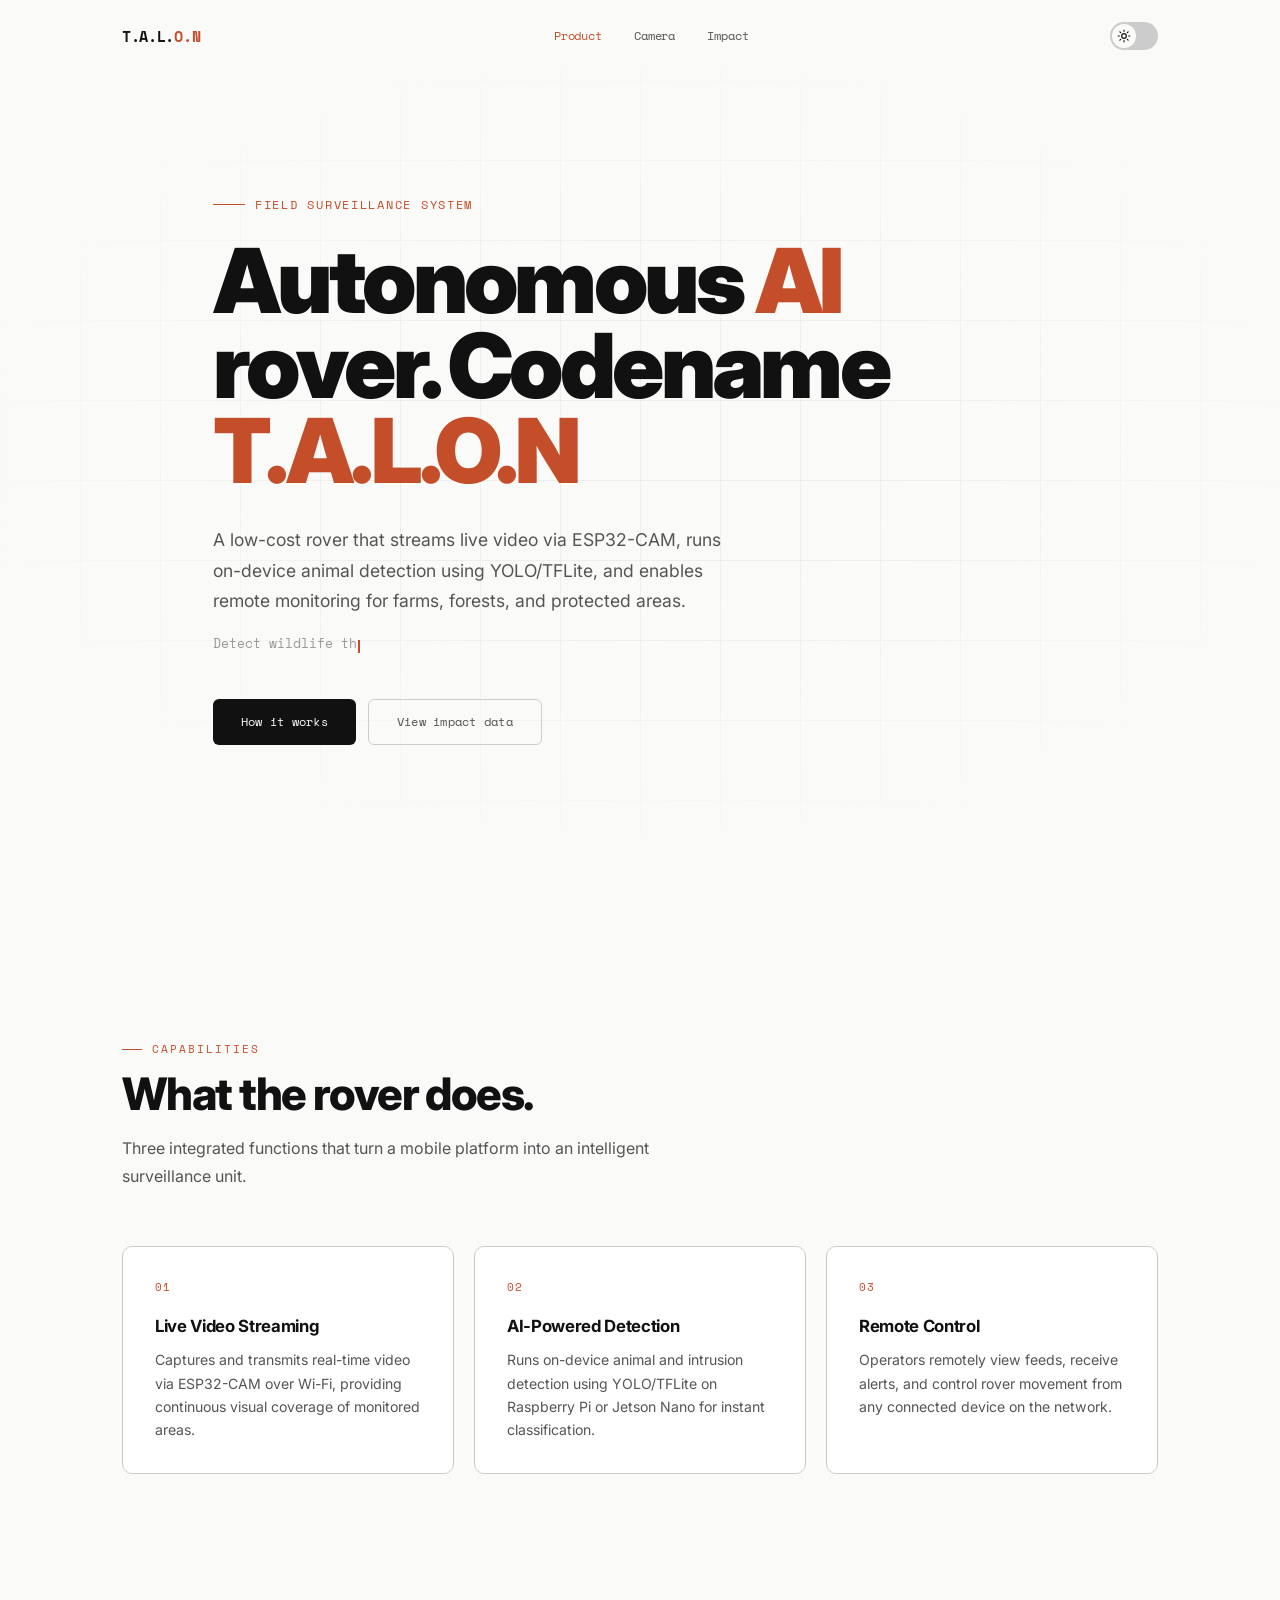
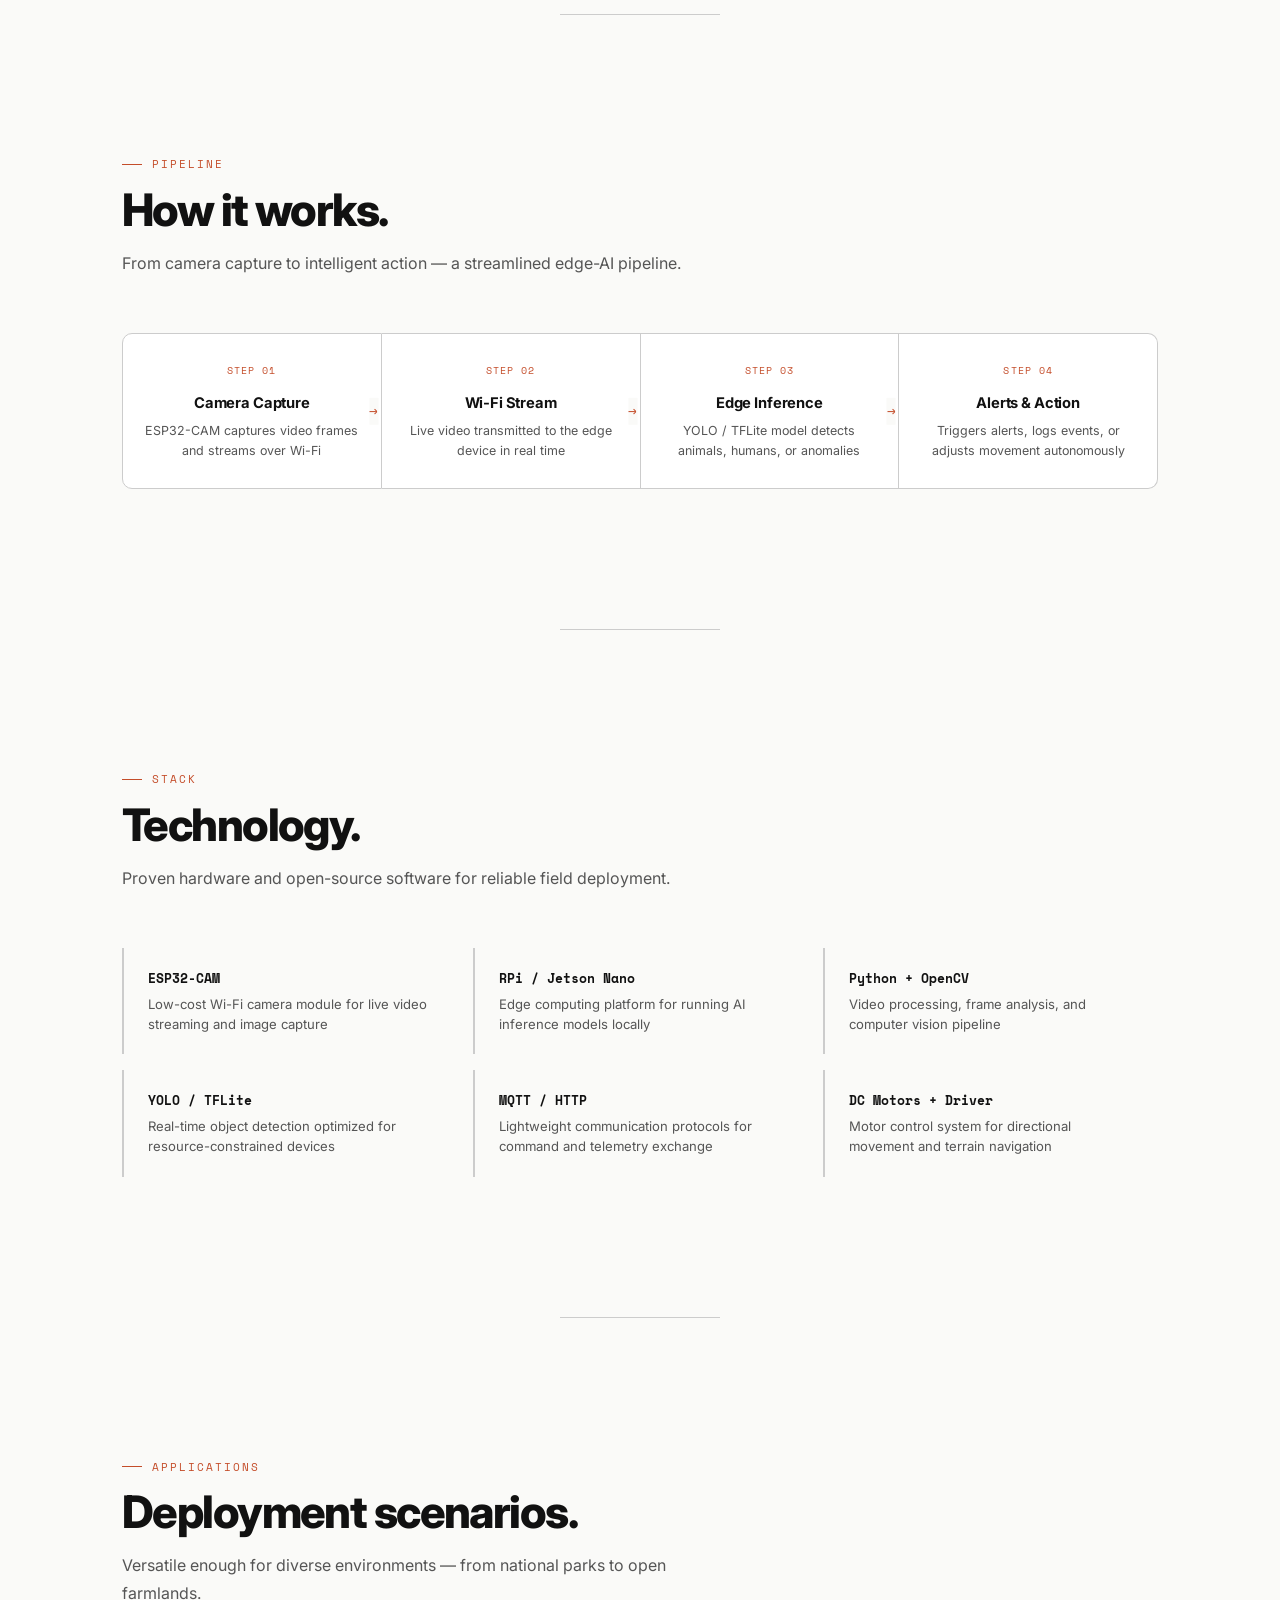
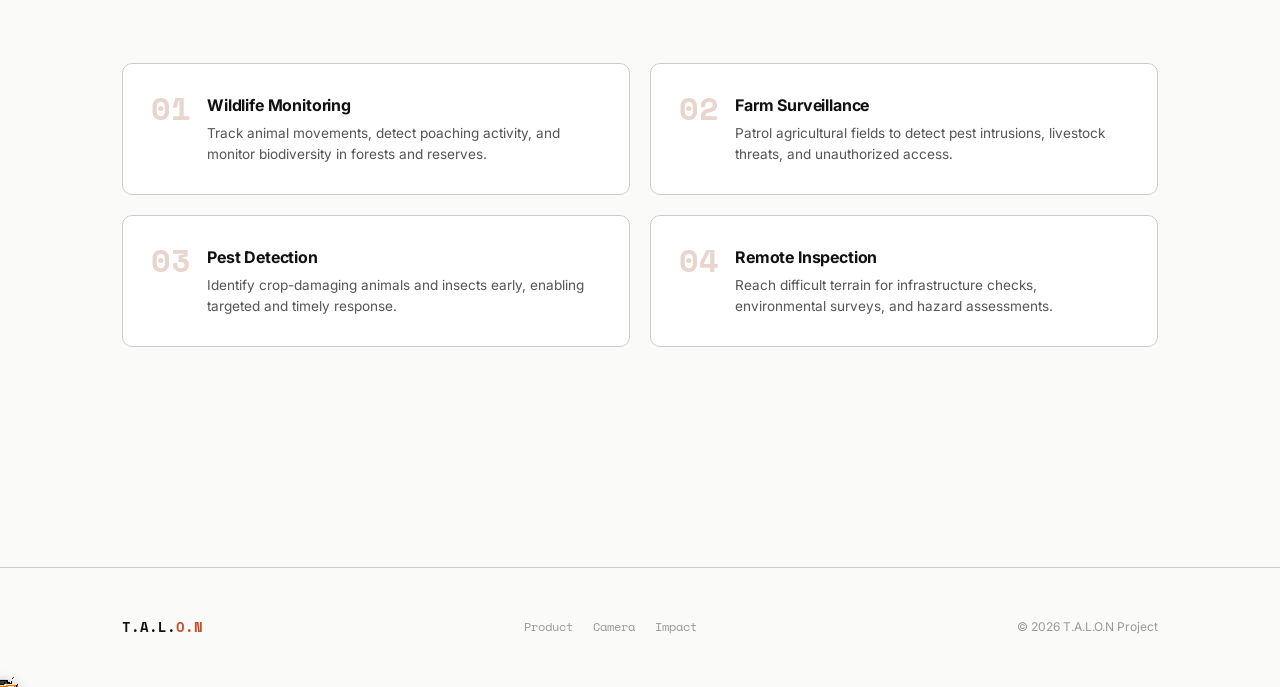
<file: Software/index.html>
<!DOCTYPE html>
    <html lang="en">

    <head>
        <meta charset="UTF-8" />
        <meta name="viewport" content="width=device-width, initial-scale=1.0" />
        <title>T.A.L.O.N — Smart Field Surveillance</title>
        <meta name="description"
            content="T.A.L.O.N — a low-cost AI rover for wildlife monitoring, agricultural surveillance, and pest detection. Edge AI, live streaming, remote control." />
        <link rel="stylesheet" href="css/style.css" />
    </head>

    <body>

        <!-- NAV -->
        <nav class="nav" id="nav">
            <div class="wrap">
                <a href="index.html" class="nav-brand">T.A.L.<span class="mark">O.N</span></a>
                <div class="nav-menu" id="navMenu">
                    <a href="index.html" class="cur">Product</a>
                    <a href="camera.html">Camera</a>
                    <a href="impact.html">Impact</a>
                </div>
                <div style="display:flex;align-items:center;gap:6px;">
                    <button class="theme-switch" aria-label="Toggle theme">
                        <div class="switch-knob">
                            <svg class="icon-sun" viewBox="0 0 24 24">
                                <circle cx="12" cy="12" r="4" />
                                <path
                                    d="M12 2v2M12 20v2M4.93 4.93l1.41 1.41M17.66 17.66l1.41 1.41M2 12h2M20 12h2M6.34 17.66l-1.41 1.41M19.07 4.93l-1.41 1.41" />
                            </svg>
                            <svg class="icon-moon" viewBox="0 0 24 24">
                                <path d="M21 12.79A9 9 0 1 1 11.21 3 7 7 0 0 0 21 12.79z" />
                            </svg>
                        </div>
                    </button>
                    <button class="burger" id="burger" aria-label="Menu">
                        <span></span><span></span><span></span>
                    </button>
                </div>
            </div>
        </nav>

        <!-- HERO -->
        <section class="hero">
            <div class="hero-grid"></div>
            <div class="wrap hero-inner">
                <div class="hero-label">Field surveillance system</div>
                <h1>Autonomous <em>AI</em> rover. Codename <em>T.A.L.O.N</em></h1>
                <p class="hero-desc">
                    A low-cost rover that streams live video via ESP32-CAM, runs on-device animal
                    detection using YOLO/TFLite, and enables remote monitoring for farms, forests,
                    and protected areas.
                </p>
                <div class="hero-typed-wrap">
                    <span class="typed-txt"></span><span class="caret"></span>
                </div>
                <div class="hero-actions">
                    <a href="#pipeline" class="btn btn-fill">How it works</a>
                    <a href="impact.html" class="btn btn-ghost">View impact data</a>
                </div>
            </div>
        </section>

        <!-- WHAT THE BOT DOES -->
        <section class="sec">
            <div class="wrap">
                <div class="rv">
                    <div class="sec-label">Capabilities</div>
                    <h2 class="sec-title">What the rover does.</h2>
                    <p class="sec-desc">Three integrated functions that turn a mobile platform into an intelligent
                        surveillance unit.</p>
                </div>

                <div class="g3 stg">
                    <div class="card rv">
                        <div class="card-num">01</div>
                        <h3>Live Video Streaming</h3>
                        <p>Captures and transmits real-time video via ESP32-CAM over Wi-Fi, providing continuous visual
                            coverage of monitored areas.</p>
                    </div>
                    <div class="card rv">
                        <div class="card-num">02</div>
                        <h3>AI-Powered Detection</h3>
                        <p>Runs on-device animal and intrusion detection using YOLO/TFLite on Raspberry Pi or Jetson Nano
                            for instant classification.</p>
                    </div>
                    <div class="card rv">
                        <div class="card-num">03</div>
                        <h3>Remote Control</h3>
                        <p>Operators remotely view feeds, receive alerts, and control rover movement from any connected
                            device on the network.</p>
                    </div>
                </div>
            </div>
        </section>

        <div class="rule"></div>

        <!-- HOW IT WORKS -->
        <section class="sec" id="pipeline">
            <div class="wrap">
                <div class="rv">
                    <div class="sec-label">Pipeline</div>
                    <h2 class="sec-title">How it works.</h2>
                    <p class="sec-desc">From camera capture to intelligent action — a streamlined edge-AI pipeline.</p>
                </div>

                <div class="pipeline rv">
                    <div class="pipe-step">
                        <div class="ps-num">STEP 01</div>
                        <h4>Camera Capture</h4>
                        <p>ESP32-CAM captures video frames and streams over Wi-Fi</p>
                    </div>
                    <div class="pipe-step">
                        <div class="ps-num">STEP 02</div>
                        <h4>Wi-Fi Stream</h4>
                        <p>Live video transmitted to the edge device in real time</p>
                    </div>
                    <div class="pipe-step">
                        <div class="ps-num">STEP 03</div>
                        <h4>Edge Inference</h4>
                        <p>YOLO / TFLite model detects animals, humans, or anomalies</p>
                    </div>
                    <div class="pipe-step">
                        <div class="ps-num">STEP 04</div>
                        <h4>Alerts &amp; Action</h4>
                        <p>Triggers alerts, logs events, or adjusts movement autonomously</p>
                    </div>
                </div>
            </div>
        </section>

        <div class="rule"></div>

        <!-- TECH STACK -->
        <section class="sec">
            <div class="wrap">
                <div class="rv">
                    <div class="sec-label">Stack</div>
                    <h2 class="sec-title">Technology.</h2>
                    <p class="sec-desc">Proven hardware and open-source software for reliable field deployment.</p>
                </div>

                <div class="tech-row stg">
                    <div class="tech-item rv">
                        <h4>ESP32-CAM</h4>
                        <p>Low-cost Wi-Fi camera module for live video streaming and image capture</p>
                    </div>
                    <div class="tech-item rv">
                        <h4>RPi / Jetson Nano</h4>
                        <p>Edge computing platform for running AI inference models locally</p>
                    </div>
                    <div class="tech-item rv">
                        <h4>Python + OpenCV</h4>
                        <p>Video processing, frame analysis, and computer vision pipeline</p>
                    </div>
                    <div class="tech-item rv">
                        <h4>YOLO / TFLite</h4>
                        <p>Real-time object detection optimized for resource-constrained devices</p>
                    </div>
                    <div class="tech-item rv">
                        <h4>MQTT / HTTP</h4>
                        <p>Lightweight communication protocols for command and telemetry exchange</p>
                    </div>
                    <div class="tech-item rv">
                        <h4>DC Motors + Driver</h4>
                        <p>Motor control system for directional movement and terrain navigation</p>
                    </div>
                </div>
            </div>
        </section>

        <div class="rule"></div>

        <!-- USE CASES -->
        <section class="sec">
            <div class="wrap">
                <div class="rv">
                    <div class="sec-label">Applications</div>
                    <h2 class="sec-title">Deployment scenarios.</h2>
                    <p class="sec-desc">Versatile enough for diverse environments — from national parks to open farmlands.
                    </p>
                </div>

                <div class="use-list stg">
                    <div class="use-item rv">
                        <div class="u-idx">01</div>
                        <div>
                            <h4>Wildlife Monitoring</h4>
                            <p>Track animal movements, detect poaching activity, and monitor biodiversity in forests and
                                reserves.</p>
                        </div>
                    </div>
                    <div class="use-item rv">
                        <div class="u-idx">02</div>
                        <div>
                            <h4>Farm Surveillance</h4>
                            <p>Patrol agricultural fields to detect pest intrusions, livestock threats, and unauthorized
                                access.</p>
                        </div>
                    </div>
                    <div class="use-item rv">
                        <div class="u-idx">03</div>
                        <div>
                            <h4>Pest Detection</h4>
                            <p>Identify crop-damaging animals and insects early, enabling targeted and timely response.</p>
                        </div>
                    </div>
                    <div class="use-item rv">
                        <div class="u-idx">04</div>
                        <div>
                            <h4>Remote Inspection</h4>
                            <p>Reach difficult terrain for infrastructure checks, environmental surveys, and hazard
                                assessments.</p>
                        </div>
                    </div>
                </div>
            </div>
        </section>

        <!-- FOOTER -->
        <footer class="foot">
            <div class="wrap">
                <div class="foot-brand">T.A.L.<span class="mark">O.N</span></div>
                <div class="foot-links">
                    <a href="index.html">Product</a>
                    <a href="camera.html">Camera</a>
                    <a href="impact.html">Impact</a>
                </div>
                <div class="foot-copy">&copy; 2026 T.A.L.O.N Project</div>
            </div>
        </footer>

        <script src="js/main.js"></script>
    </body>

    </html>
</file>
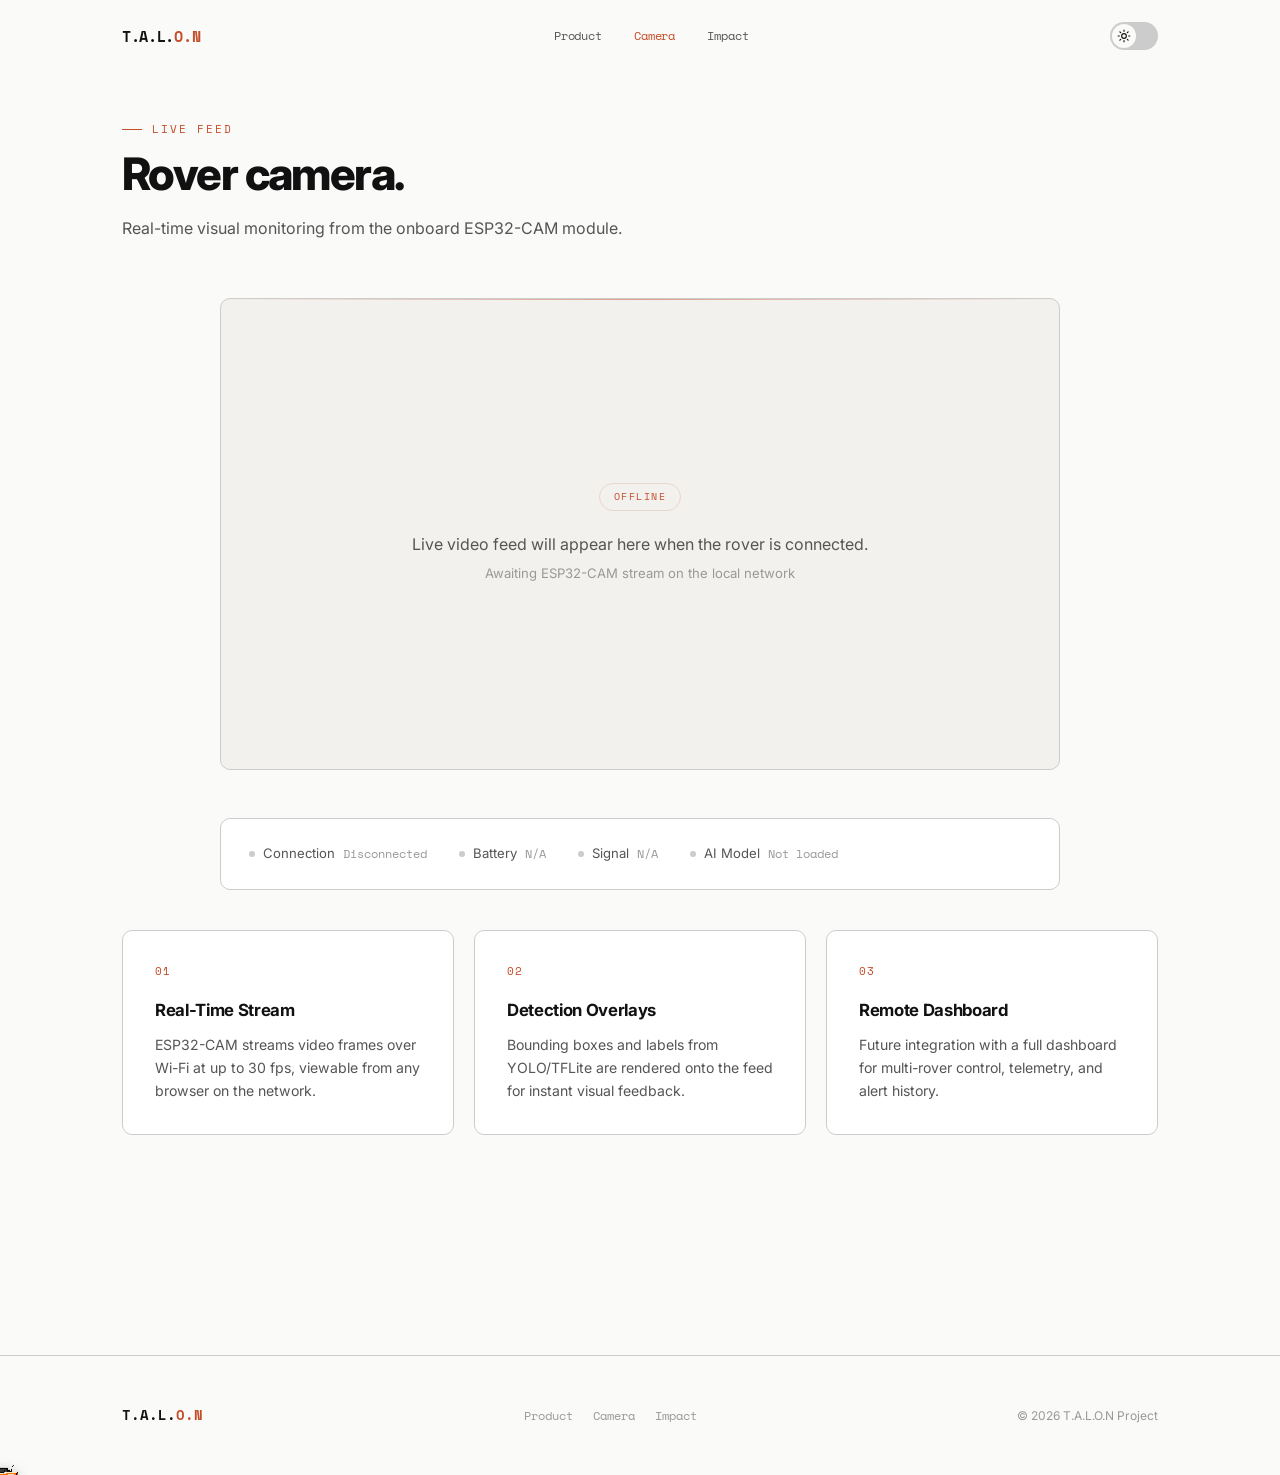
<file: Software/camera.html>
<!DOCTYPE html>
<html lang="en">

<head>
    <meta charset="UTF-8" />
    <meta name="viewport" content="width=device-width, initial-scale=1.0" />
    <title>Camera Feed — T.A.L.O.N</title>
    <meta name="description"
        content="Live rover camera feed placeholder with AI detection overlay support for real-time wildlife and intrusion monitoring." />
    <link rel="stylesheet" href="css/style.css" />
</head>

<body>

    <!-- NAV -->
    <nav class="nav pinned" id="nav">
        <div class="wrap">
            <a href="index.html" class="nav-brand">T.A.L.<span class="mark">O.N</span></a>
            <div class="nav-menu" id="navMenu">
                <a href="index.html">Product</a>
                <a href="camera.html" class="cur">Camera</a>
                <a href="impact.html">Impact</a>
            </div>
            <div style="display:flex;align-items:center;gap:6px;">
                <button class="theme-switch" aria-label="Toggle theme">
                    <div class="switch-knob">
                        <svg class="icon-sun" viewBox="0 0 24 24">
                            <circle cx="12" cy="12" r="4" />
                            <path
                                d="M12 2v2M12 20v2M4.93 4.93l1.41 1.41M17.66 17.66l1.41 1.41M2 12h2M20 12h2M6.34 17.66l-1.41 1.41M19.07 4.93l-1.41 1.41" />
                        </svg>
                        <svg class="icon-moon" viewBox="0 0 24 24">
                            <path d="M21 12.79A9 9 0 1 1 11.21 3 7 7 0 0 0 21 12.79z" />
                        </svg>
                    </div>
                </button>
                <button class="burger" id="burger" aria-label="Menu">
                    <span></span><span></span><span></span>
                </button>
            </div>
        </div>
    </nav>

    <!-- CAMERA PAGE -->
    <section class="sec cam-page">
        <div class="wrap">

            <div class="rv">
                <div class="sec-label">Live feed</div>
                <h2 class="sec-title">Rover camera.</h2>
                <p class="sec-desc">Real-time visual monitoring from the onboard ESP32-CAM module.</p>
            </div>

            <!-- placeholder -->
            <div class="cam-box rv">
                <div class="sweep"></div>
                <div class="cam-badge">OFFLINE</div>
                <div class="cam-msg">Live video feed will appear here when the rover is connected.</div>
                <div class="cam-sub">Awaiting ESP32-CAM stream on the local network</div>
            </div>

            <!-- status -->
            <div class="status-row rv">
                <div class="si">
                    <div class="dot"></div>
                    <span>Connection</span>
                    <span class="val">Disconnected</span>
                </div>
                <div class="si">
                    <div class="dot"></div>
                    <span>Battery</span>
                    <span class="val">N/A</span>
                </div>
                <div class="si">
                    <div class="dot"></div>
                    <span>Signal</span>
                    <span class="val">N/A</span>
                </div>
                <div class="si">
                    <div class="dot"></div>
                    <span>AI Model</span>
                    <span class="val">Not loaded</span>
                </div>
            </div>

            <!-- feature notes -->
            <div class="g3 stg" style="margin-top:12px;">
                <div class="card rv">
                    <div class="card-num">01</div>
                    <h3>Real-Time Stream</h3>
                    <p>ESP32-CAM streams video frames over Wi-Fi at up to 30 fps, viewable from any browser on the
                        network.</p>
                </div>
                <div class="card rv">
                    <div class="card-num">02</div>
                    <h3>Detection Overlays</h3>
                    <p>Bounding boxes and labels from YOLO/TFLite are rendered onto the feed for instant visual
                        feedback.</p>
                </div>
                <div class="card rv">
                    <div class="card-num">03</div>
                    <h3>Remote Dashboard</h3>
                    <p>Future integration with a full dashboard for multi-rover control, telemetry, and alert history.
                    </p>
                </div>
            </div>

        </div>
    </section>

    <!-- FOOTER -->
    <footer class="foot">
        <div class="wrap">
            <div class="foot-brand">T.A.L.<span class="mark">O.N</span></div>
            <div class="foot-links">
                <a href="index.html">Product</a>
                <a href="camera.html">Camera</a>
                <a href="impact.html">Impact</a>
            </div>
            <div class="foot-copy">&copy; 2026 T.A.L.O.N Project</div>
        </div>
    </footer>

    <script src="js/main.js"></script>
</body>

</html>
</file>
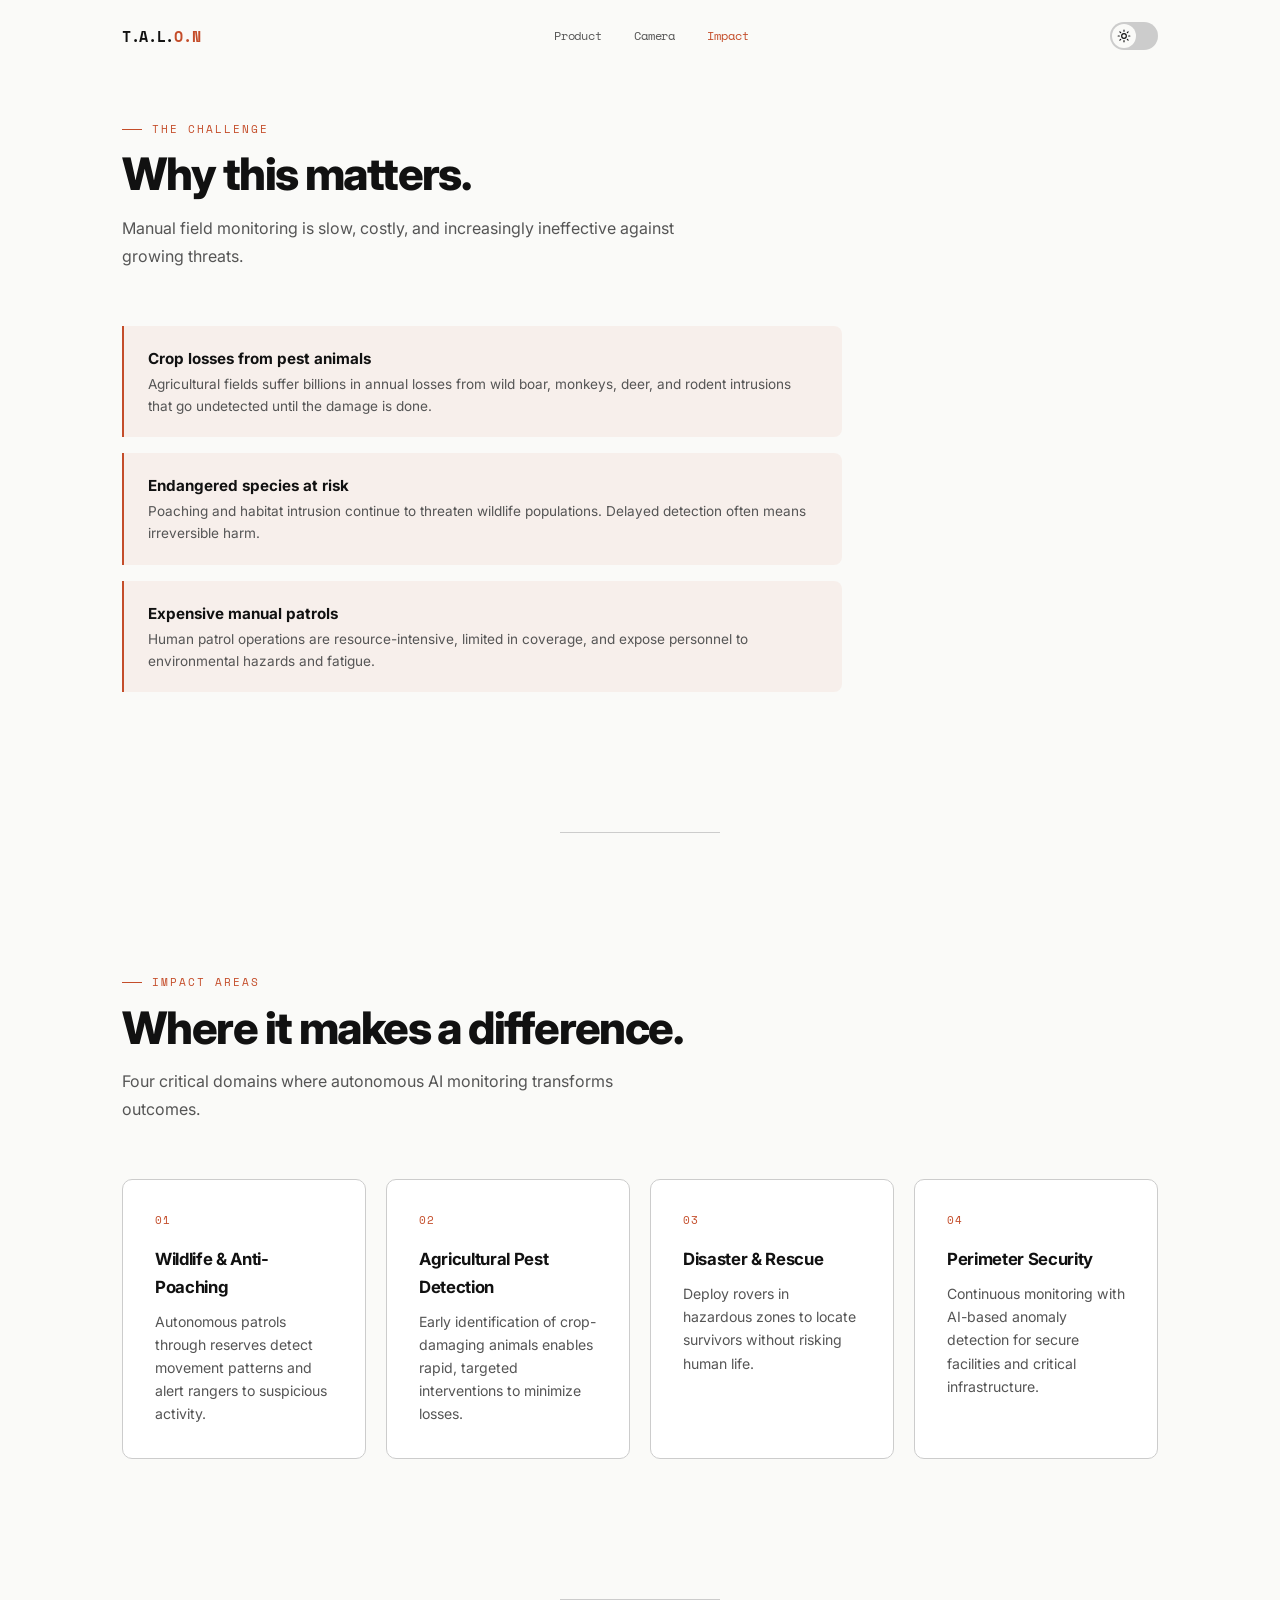
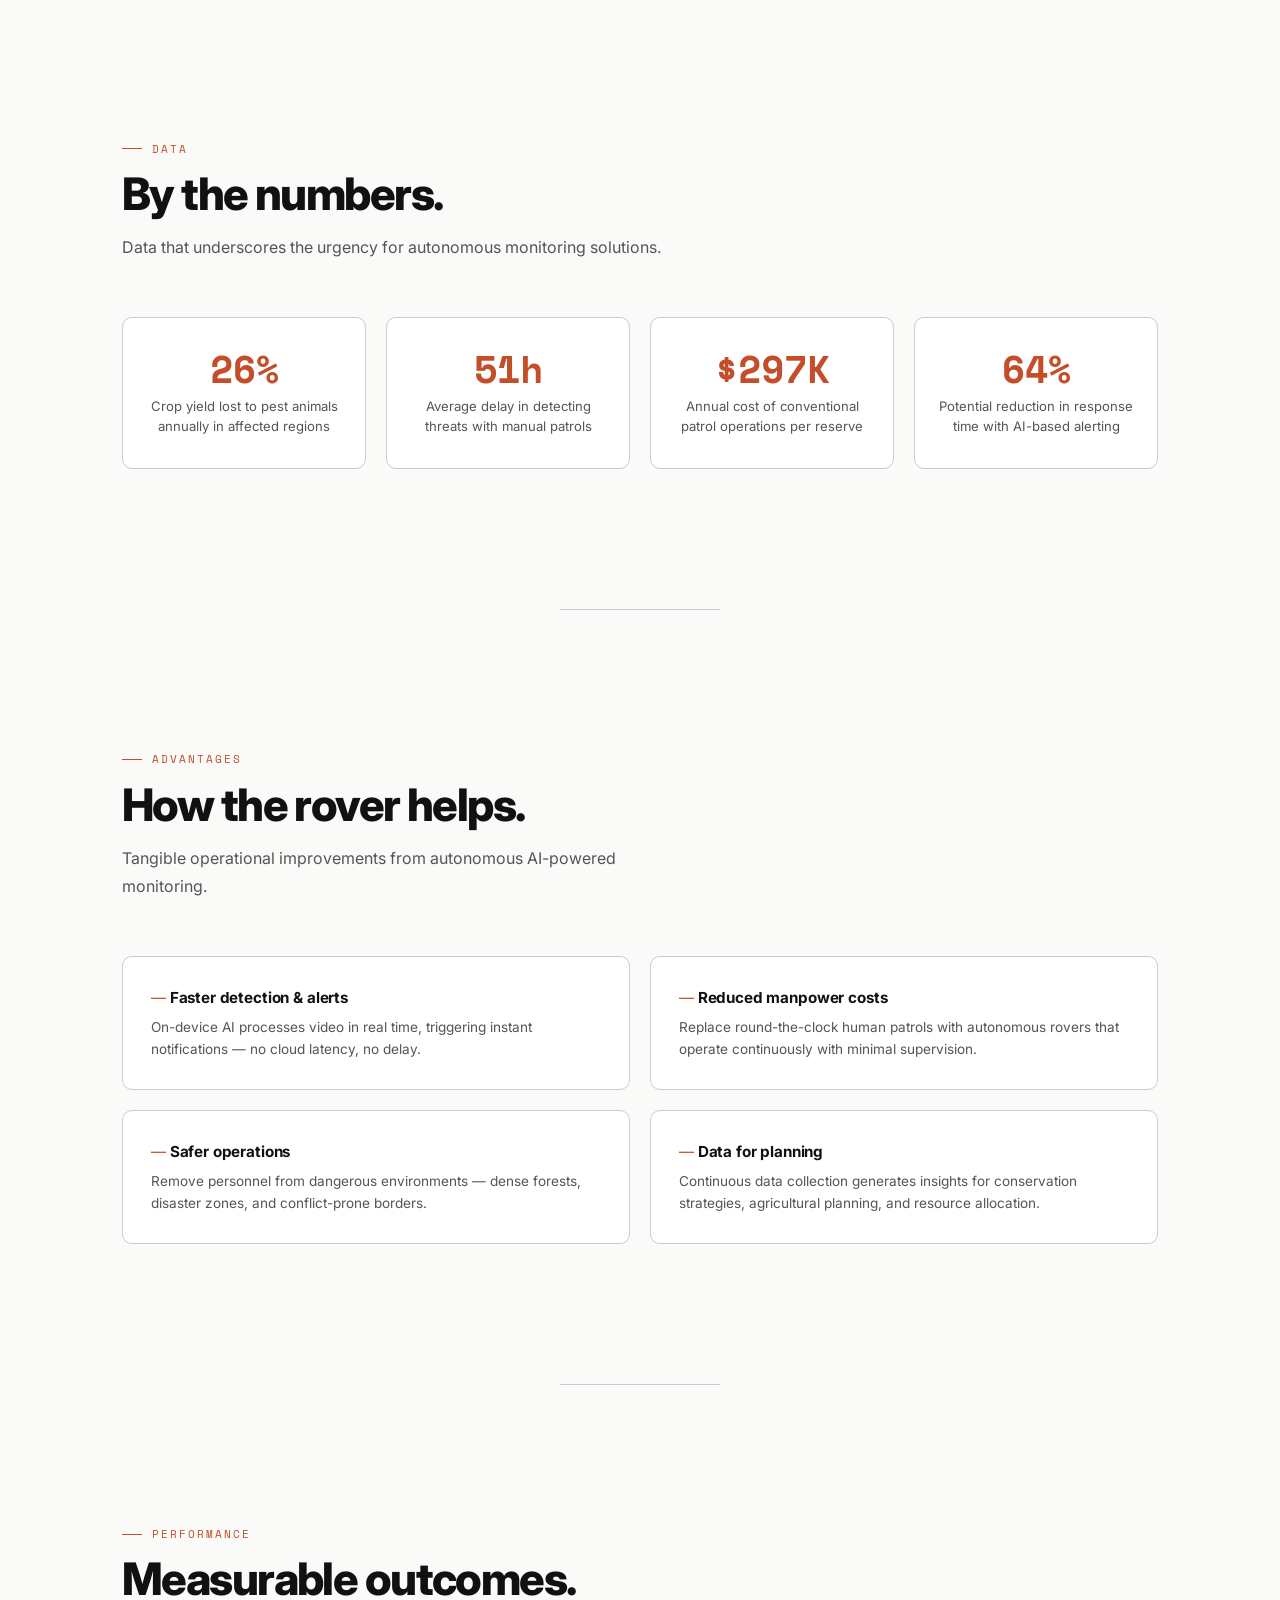
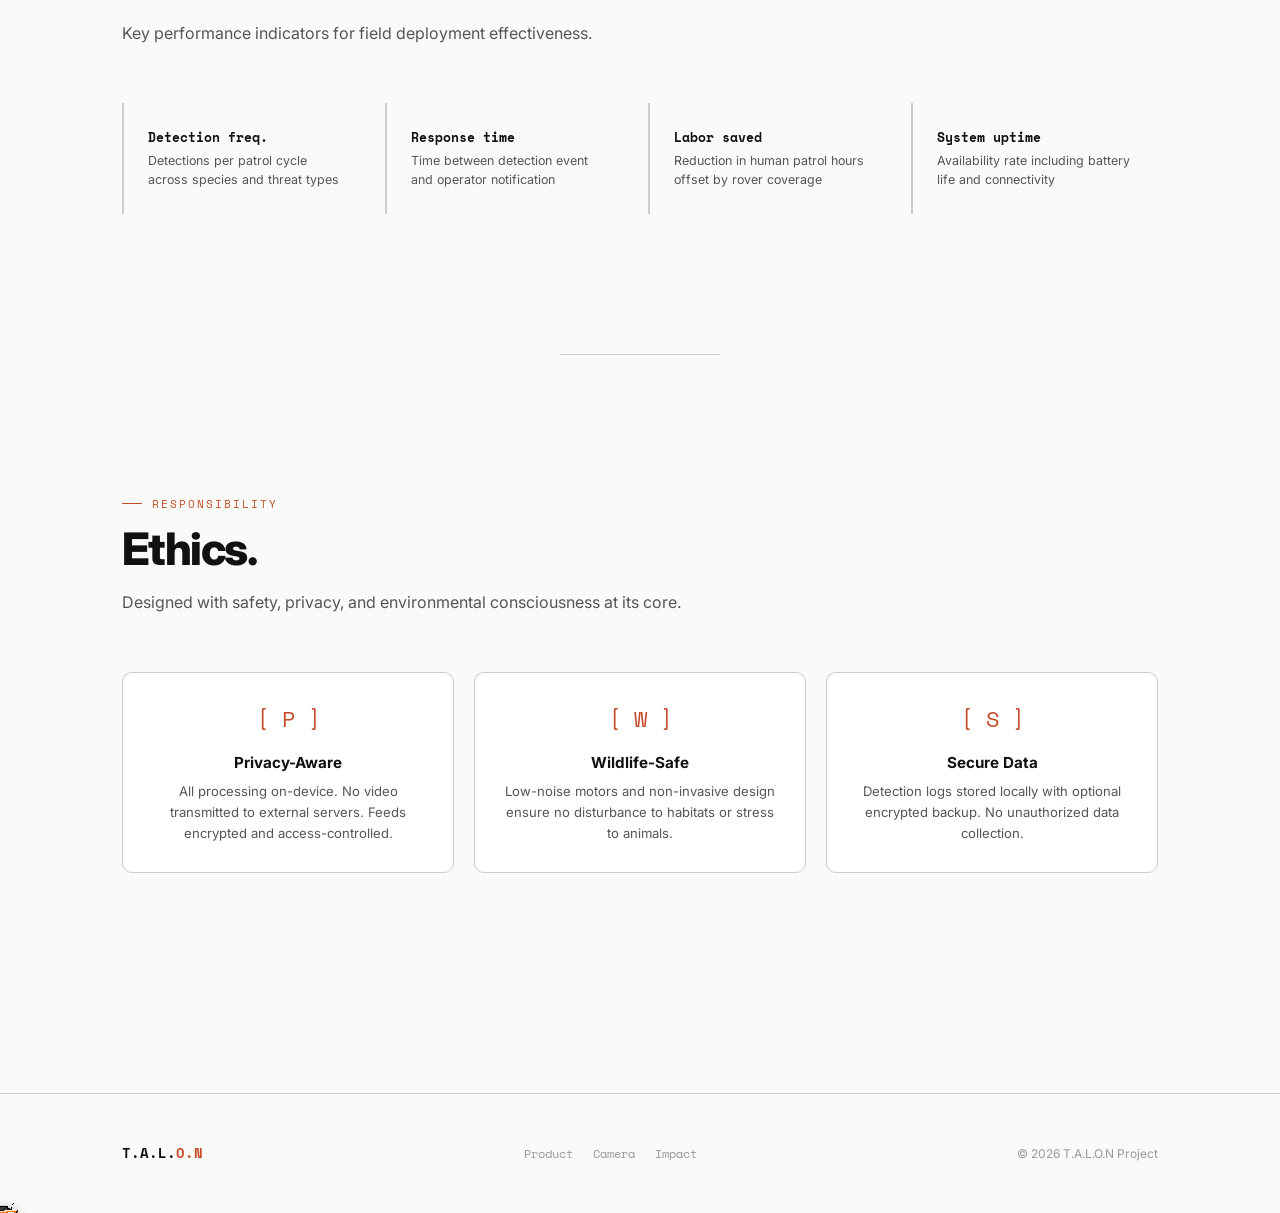
<file: Software/impact.html>
<!DOCTYPE html>
<html lang="en">

<head>
    <meta charset="UTF-8" />
    <meta name="viewport" content="width=device-width, initial-scale=1.0" />
    <title>Impact &amp; Statistics — T.A.L.O.N</title>
    <meta name="description"
        content="Real-world impact of AI-powered rover systems in wildlife protection, agriculture, pest detection, and autonomous surveillance." />
    <link rel="stylesheet" href="css/style.css" />
</head>

<body>

    <!-- NAV -->
    <nav class="nav pinned" id="nav">
        <div class="wrap">
            <a href="index.html" class="nav-brand">T.A.L.<span class="mark">O.N</span></a>
            <div class="nav-menu" id="navMenu">
                <a href="index.html">Product</a>
                <a href="camera.html">Camera</a>
                <a href="impact.html" class="cur">Impact</a>
            </div>
            <div style="display:flex;align-items:center;gap:6px;">
                <button class="theme-switch" aria-label="Toggle theme">
                    <div class="switch-knob">
                        <svg class="icon-sun" viewBox="0 0 24 24">
                            <circle cx="12" cy="12" r="4" />
                            <path
                                d="M12 2v2M12 20v2M4.93 4.93l1.41 1.41M17.66 17.66l1.41 1.41M2 12h2M20 12h2M6.34 17.66l-1.41 1.41M19.07 4.93l-1.41 1.41" />
                        </svg>
                        <svg class="icon-moon" viewBox="0 0 24 24">
                            <path d="M21 12.79A9 9 0 1 1 11.21 3 7 7 0 0 0 21 12.79z" />
                        </svg>
                    </div>
                </button>
                <button class="burger" id="burger" aria-label="Menu">
                    <span></span><span></span><span></span>
                </button>
            </div>
        </div>
    </nav>

    <!-- PROBLEM -->
    <section class="sec impact-page">
        <div class="wrap">
            <div class="rv">
                <div class="sec-label">The challenge</div>
                <h2 class="sec-title">Why this matters.</h2>
                <p class="sec-desc">Manual field monitoring is slow, costly, and increasingly ineffective against
                    growing threats.</p>
            </div>

            <div class="prob-list stg">
                <div class="prob rv">
                    <div>
                        <h4>Crop losses from pest animals</h4>
                        <p>Agricultural fields suffer billions in annual losses from wild boar, monkeys, deer, and
                            rodent intrusions that go undetected until the damage is done.</p>
                    </div>
                </div>
                <div class="prob rv">
                    <div>
                        <h4>Endangered species at risk</h4>
                        <p>Poaching and habitat intrusion continue to threaten wildlife populations. Delayed detection
                            often means irreversible harm.</p>
                    </div>
                </div>
                <div class="prob rv">
                    <div>
                        <h4>Expensive manual patrols</h4>
                        <p>Human patrol operations are resource-intensive, limited in coverage, and expose personnel to
                            environmental hazards and fatigue.</p>
                    </div>
                </div>
            </div>
        </div>
    </section>

    <div class="rule"></div>

    <!-- IMPACT AREAS -->
    <section class="sec">
        <div class="wrap">
            <div class="rv">
                <div class="sec-label">Impact areas</div>
                <h2 class="sec-title">Where it makes a difference.</h2>
                <p class="sec-desc">Four critical domains where autonomous AI monitoring transforms outcomes.</p>
            </div>

            <div class="g4 stg">
                <div class="card rv">
                    <div class="card-num">01</div>
                    <h3>Wildlife &amp; Anti-Poaching</h3>
                    <p>Autonomous patrols through reserves detect movement patterns and alert rangers to suspicious
                        activity.</p>
                </div>
                <div class="card rv">
                    <div class="card-num">02</div>
                    <h3>Agricultural Pest Detection</h3>
                    <p>Early identification of crop-damaging animals enables rapid, targeted interventions to minimize
                        losses.</p>
                </div>
                <div class="card rv">
                    <div class="card-num">03</div>
                    <h3>Disaster &amp; Rescue</h3>
                    <p>Deploy rovers in hazardous zones to locate survivors without risking human life.</p>
                </div>
                <div class="card rv">
                    <div class="card-num">04</div>
                    <h3>Perimeter Security</h3>
                    <p>Continuous monitoring with AI-based anomaly detection for secure facilities and critical
                        infrastructure.</p>
                </div>
            </div>
        </div>
    </section>

    <div class="rule"></div>

    <!-- STATISTICS -->
    <section class="sec">
        <div class="wrap">
            <div class="rv">
                <div class="sec-label">Data</div>
                <h2 class="sec-title">By the numbers.</h2>
                <p class="sec-desc">Data that underscores the urgency for autonomous monitoring solutions.</p>
            </div>

            <div class="stat-row stg">
                <div class="stat rv">
                    <span class="stat-val" data-count="35" data-suffix="%">0%</span>
                    <div class="stat-lbl">Crop yield lost to pest animals annually in affected regions</div>
                </div>
                <div class="stat rv">
                    <span class="stat-val" data-count="72" data-suffix="h">0h</span>
                    <div class="stat-lbl">Average delay in detecting threats with manual patrols</div>
                </div>
                <div class="stat rv">
                    <span class="stat-val" data-prefix="$" data-count="420" data-suffix="K">$0K</span>
                    <div class="stat-lbl">Annual cost of conventional patrol operations per reserve</div>
                </div>
                <div class="stat rv">
                    <span class="stat-val" data-count="90" data-suffix="%">0%</span>
                    <div class="stat-lbl">Potential reduction in response time with AI-based alerting</div>
                </div>
            </div>
        </div>
    </section>

    <div class="rule"></div>

    <!-- HOW THE BOT HELPS -->
    <section class="sec">
        <div class="wrap">
            <div class="rv">
                <div class="sec-label">Advantages</div>
                <h2 class="sec-title">How the rover helps.</h2>
                <p class="sec-desc">Tangible operational improvements from autonomous AI-powered monitoring.</p>
            </div>

            <div class="help-list stg">
                <div class="help-item rv">
                    <h4>Faster detection &amp; alerts</h4>
                    <p>On-device AI processes video in real time, triggering instant notifications — no cloud latency,
                        no delay.</p>
                </div>
                <div class="help-item rv">
                    <h4>Reduced manpower costs</h4>
                    <p>Replace round-the-clock human patrols with autonomous rovers that operate continuously with
                        minimal supervision.</p>
                </div>
                <div class="help-item rv">
                    <h4>Safer operations</h4>
                    <p>Remove personnel from dangerous environments — dense forests, disaster zones, and conflict-prone
                        borders.</p>
                </div>
                <div class="help-item rv">
                    <h4>Data for planning</h4>
                    <p>Continuous data collection generates insights for conservation strategies, agricultural planning,
                        and resource allocation.</p>
                </div>
            </div>
        </div>
    </section>

    <div class="rule"></div>

    <!-- KPIs -->
    <section class="sec">
        <div class="wrap">
            <div class="rv">
                <div class="sec-label">Performance</div>
                <h2 class="sec-title">Measurable outcomes.</h2>
                <p class="sec-desc">Key performance indicators for field deployment effectiveness.</p>
            </div>

            <div class="kpi-row stg">
                <div class="kpi rv">
                    <h4>Detection freq.</h4>
                    <p>Detections per patrol cycle across species and threat types</p>
                </div>
                <div class="kpi rv">
                    <h4>Response time</h4>
                    <p>Time between detection event and operator notification</p>
                </div>
                <div class="kpi rv">
                    <h4>Labor saved</h4>
                    <p>Reduction in human patrol hours offset by rover coverage</p>
                </div>
                <div class="kpi rv">
                    <h4>System uptime</h4>
                    <p>Availability rate including battery life and connectivity</p>
                </div>
            </div>
        </div>
    </section>

    <div class="rule"></div>

    <!-- ETHICS -->
    <section class="sec">
        <div class="wrap">
            <div class="rv">
                <div class="sec-label">Responsibility</div>
                <h2 class="sec-title">Ethics.</h2>
                <p class="sec-desc">Designed with safety, privacy, and environmental consciousness at its core.</p>
            </div>

            <div class="ethics-row stg">
                <div class="ethic rv">
                    <div class="e-sym">[&nbsp;P&nbsp;]</div>
                    <h4>Privacy-Aware</h4>
                    <p>All processing on-device. No video transmitted to external servers. Feeds encrypted and
                        access-controlled.</p>
                </div>
                <div class="ethic rv">
                    <div class="e-sym">[&nbsp;W&nbsp;]</div>
                    <h4>Wildlife-Safe</h4>
                    <p>Low-noise motors and non-invasive design ensure no disturbance to habitats or stress to animals.
                    </p>
                </div>
                <div class="ethic rv">
                    <div class="e-sym">[&nbsp;S&nbsp;]</div>
                    <h4>Secure Data</h4>
                    <p>Detection logs stored locally with optional encrypted backup. No unauthorized data collection.
                    </p>
                </div>
            </div>
        </div>
    </section>

    <!-- FOOTER -->
    <footer class="foot">
        <div class="wrap">
            <div class="foot-brand">T.A.L.<span class="mark">O.N</span></div>
            <div class="foot-links">
                <a href="index.html">Product</a>
                <a href="camera.html">Camera</a>
                <a href="impact.html">Impact</a>
            </div>
            <div class="foot-copy">&copy; 2026 T.A.L.O.N Project</div>
        </div>
    </footer>

    <script src="js/main.js"></script>
</body>

</html>
</file>
<file: Software/css/style.css>
/* ============================================
   T.A.L.O.N — MINIMAL ENGINEERING AESTHETIC
   Light · Brutalist · Swiss-grid · Monospace
   ============================================ */

@import url('https://fonts.googleapis.com/css2?family=Inter:wght@300;400;500;600;700;800;900&family=Space+Mono:wght@400;700&display=swap');

/* ---- Tokens ---- */
:root {
  --bg: #fafaf8;
  --bg-alt: #f2f1ed;
  --bg-dark: #111;
  --surface: #fff;

  --ink: #111;
  --ink-light: #555;
  --ink-muted: #999;
  --ink-faint: #ccc;

  --accent: #c44d2a;
  /* warm terracotta — unexpected for "AI" */
  --accent-light: #e8d5cd;
  --accent-bg: rgba(196, 77, 42, 0.06);

  --font-sans: 'Inter', -apple-system, sans-serif;
  --font-mono: 'Space Mono', 'Courier New', monospace;

  --max-w: 1100px;
  --section-gap: 140px;
  --ease: cubic-bezier(0.16, 1, 0.3, 1);
}

/* ---- Dark theme ---- */
[data-theme="dark"] {
  --bg: #111113;
  --bg-alt: #1a1a1f;
  --surface: #1e1e24;

  --ink: #e8e6e3;
  --ink-light: #a09d98;
  --ink-muted: #6b6862;
  --ink-faint: #333;

  --accent: #d9623a;
  --accent-light: #4a3028;
  --accent-bg: rgba(217, 98, 58, 0.08);
}

/* smooth transition between modes */
body,
.card,
.pipe-step,
.use-item,
.stat,
.help-item,
.ethic,
.status-row,
.cam-box {
  transition: background 0.4s var(--ease), color 0.4s var(--ease), border-color 0.4s var(--ease);
}

/* ---- Animated pill switch (sun/moon) ---- */
.theme-switch {
  display: flex;
  width: 48px;
  cursor: pointer;
  border-radius: 9999px;
  padding: 2px;
  background: var(--ink-faint);
  border: none;
  justify-content: flex-start;
  transition: background 0.4s;
  margin-left: 8px;
  flex-shrink: 0;
}

[data-theme="dark"] .theme-switch {
  justify-content: flex-end;
}

.switch-knob {
  width: 24px;
  height: 24px;
  border-radius: 50%;
  background: var(--bg);
  display: flex;
  align-items: center;
  justify-content: center;
  transition: transform 0.6s cubic-bezier(0.68, -0.35, 0.265, 1.35);
  /* spring-like bounce */
}

.switch-knob svg {
  width: 14px;
  height: 14px;
  stroke: var(--ink);
  fill: none;
  stroke-width: 2;
  stroke-linecap: round;
  stroke-linejoin: round;
  transition: opacity 0.3s, transform 0.3s;
}

/* sun icon visible in light mode, moon in dark */
.switch-knob .icon-sun {
  display: block;
}

.switch-knob .icon-moon {
  display: none;
}

[data-theme="dark"] .switch-knob .icon-sun {
  display: none;
}

[data-theme="dark"] .switch-knob .icon-moon {
  display: block;
  animation: iconIn 0.35s var(--ease);
}

/* light mode icon entrance */
:root:not([data-theme="dark"]) .switch-knob .icon-sun {
  animation: iconIn 0.35s var(--ease);
}

@keyframes iconIn {
  from {
    opacity: 0;
    transform: rotate(-60deg) scale(0.7);
  }

  to {
    opacity: 1;
    transform: rotate(0deg) scale(1);
  }
}

/* ---- Reset ---- */
*,
*::before,
*::after {
  margin: 0;
  padding: 0;
  box-sizing: border-box;
}

html {
  font-size: 16px;
  scroll-behavior: smooth;
  -webkit-font-smoothing: antialiased;
}

body {
  font-family: var(--font-sans);
  background: var(--bg);
  color: var(--ink);
  line-height: 1.65;
  overflow-x: hidden;
}

a {
  color: inherit;
  text-decoration: none;
}

ul,
ol {
  list-style: none;
}

button {
  border: none;
  background: none;
  cursor: pointer;
  font: inherit;
  color: inherit;
}

img {
  max-width: 100%;
  display: block;
}

/* ---- Layout ---- */
.wrap {
  max-width: var(--max-w);
  margin: 0 auto;
  padding: 0 32px;
}

.sec {
  padding: var(--section-gap) 0;
  position: relative;
}

/* ---- Reveal ---- */
.rv {
  opacity: 0;
  transform: translateY(24px);
  transition: opacity 0.8s var(--ease), transform 0.8s var(--ease);
}

.rv.on {
  opacity: 1;
  transform: none;
}

/* stagger */
.stg>.rv:nth-child(1) {
  transition-delay: 0s;
}

.stg>.rv:nth-child(2) {
  transition-delay: 0.07s;
}

.stg>.rv:nth-child(3) {
  transition-delay: 0.14s;
}

.stg>.rv:nth-child(4) {
  transition-delay: 0.21s;
}

.stg>.rv:nth-child(5) {
  transition-delay: 0.28s;
}

.stg>.rv:nth-child(6) {
  transition-delay: 0.35s;
}

/* ============================================
   NAVIGATION
   ============================================ */
.nav {
  position: fixed;
  top: 0;
  left: 0;
  right: 0;
  z-index: 100;
  padding: 20px 0;
  transition: background 0.4s, box-shadow 0.4s, padding 0.4s;
}

.nav.pinned {
  background: rgba(250, 250, 248, 0.92);
  backdrop-filter: blur(12px);
  -webkit-backdrop-filter: blur(12px);
  box-shadow: 0 1px 0 var(--ink-faint);
  padding: 14px 0;
}

[data-theme="dark"] .nav.pinned {
  background: rgba(17, 17, 19, 0.92);
}

.nav .wrap {
  display: flex;
  align-items: center;
  justify-content: space-between;
}

.nav-brand {
  font-family: var(--font-mono);
  font-weight: 700;
  font-size: 0.95rem;
  letter-spacing: -0.02em;
}

.nav-brand .mark {
  color: var(--accent);
}

.nav-menu {
  display: flex;
  gap: 4px;
}

.nav-menu a {
  font-family: var(--font-mono);
  font-size: 0.78rem;
  padding: 6px 14px;
  border-radius: 6px;
  color: var(--ink-light);
  transition: color 0.3s, background 0.3s;
  letter-spacing: -0.01em;
}

.nav-menu a:hover {
  color: var(--ink);
  background: var(--bg-alt);
}

.nav-menu a.cur {
  color: var(--accent);
}

.burger {
  display: none;
  flex-direction: column;
  gap: 5px;
  padding: 6px;
}

.burger span {
  display: block;
  width: 20px;
  height: 1.5px;
  background: var(--ink);
  transition: 0.3s;
}

.burger.x span:nth-child(1) {
  transform: rotate(45deg) translate(4.5px, 4.5px);
}

.burger.x span:nth-child(2) {
  opacity: 0;
}

.burger.x span:nth-child(3) {
  transform: rotate(-45deg) translate(4.5px, -4.5px);
}

/* ============================================
   HERO – PAGE 1
   ============================================ */
.hero {
  min-height: 100vh;
  display: flex;
  align-items: center;
  position: relative;
  overflow: hidden;
  background: var(--bg);
}

/* thin grid background */
.hero-grid {
  position: absolute;
  inset: 0;
  background-image:
    linear-gradient(var(--ink-faint) 1px, transparent 1px),
    linear-gradient(90deg, var(--ink-faint) 1px, transparent 1px);
  background-size: 80px 80px;
  opacity: 0.25;
  mask-image: radial-gradient(ellipse 70% 60% at 50% 50%, black 30%, transparent 80%);
  -webkit-mask-image: radial-gradient(ellipse 70% 60% at 50% 50%, black 30%, transparent 80%);
}

.hero-inner {
  position: relative;
  z-index: 1;
  padding: 120px 0 80px;
}

.hero-label {
  font-family: var(--font-mono);
  font-size: 0.72rem;
  letter-spacing: 0.15em;
  text-transform: uppercase;
  color: var(--accent);
  margin-bottom: 24px;
  display: flex;
  align-items: center;
  gap: 10px;
  animation: fadeUp 0.8s var(--ease) 0.1s both;
}

.hero-label::before {
  content: '';
  width: 32px;
  height: 1px;
  background: var(--accent);
}

.hero h1 {
  font-family: var(--font-sans);
  font-size: clamp(3rem, 7vw, 6rem);
  font-weight: 900;
  line-height: 0.95;
  letter-spacing: -0.04em;
  color: var(--ink);
  margin-bottom: 32px;
  max-width: 14ch;
  animation: fadeUp 0.8s var(--ease) 0.25s both;
}

.hero h1 em {
  font-style: normal;
  color: var(--accent);
}

.hero-desc {
  font-size: 1.1rem;
  color: var(--ink-light);
  max-width: 520px;
  line-height: 1.75;
  margin-bottom: 16px;
  animation: fadeUp 0.8s var(--ease) 0.4s both;
}

.hero-typed-wrap {
  font-family: var(--font-mono);
  font-size: 0.82rem;
  color: var(--ink-muted);
  margin-bottom: 44px;
  min-height: 1.4em;
  animation: fadeUp 0.8s var(--ease) 0.5s both;
}

.hero-typed-wrap .caret {
  display: inline-block;
  width: 1.5px;
  height: 1em;
  background: var(--accent);
  margin-left: 1px;
  vertical-align: text-bottom;
  animation: blink 0.8s step-end infinite;
}

.hero-actions {
  display: flex;
  gap: 12px;
  flex-wrap: wrap;
  animation: fadeUp 0.8s var(--ease) 0.6s both;
}

/* buttons */
.btn {
  display: inline-flex;
  align-items: center;
  gap: 8px;
  padding: 12px 28px;
  font-family: var(--font-mono);
  font-size: 0.78rem;
  letter-spacing: 0.02em;
  border-radius: 6px;
  transition: 0.35s var(--ease);
}

.btn-fill {
  background: var(--ink);
  color: var(--bg);
}

.btn-fill:hover {
  background: var(--accent);
}

.btn-ghost {
  border: 1.5px solid var(--ink-faint);
  color: var(--ink-light);
}

.btn-ghost:hover {
  border-color: var(--ink);
  color: var(--ink);
}

/* ============================================
   SECTION HEADS
   ============================================ */
.sec-label {
  font-family: var(--font-mono);
  font-size: 0.7rem;
  letter-spacing: 0.18em;
  text-transform: uppercase;
  color: var(--accent);
  margin-bottom: 12px;
  display: flex;
  align-items: center;
  gap: 10px;
}

.sec-label::before {
  content: '';
  width: 20px;
  height: 1px;
  background: var(--accent);
}

.sec-title {
  font-size: clamp(1.8rem, 3.5vw, 2.8rem);
  font-weight: 800;
  letter-spacing: -0.035em;
  line-height: 1.1;
  margin-bottom: 14px;
  color: var(--ink);
}

.sec-desc {
  font-size: 1rem;
  color: var(--ink-light);
  max-width: 560px;
  line-height: 1.75;
  margin-bottom: 56px;
}

/* ============================================
   CARDS — minimal flat style
   ============================================ */
.card {
  padding: 32px;
  border: 1px solid var(--ink-faint);
  border-radius: 10px;
  background: var(--surface);
  transition: border-color 0.4s, box-shadow 0.4s, transform 0.4s;
  transition-timing-function: var(--ease);
}

.card:hover {
  border-color: var(--ink);
  box-shadow: 0 2px 20px rgba(0, 0, 0, 0.04);
  transform: translateY(-2px);
}

.card-num {
  font-family: var(--font-mono);
  font-size: 0.68rem;
  color: var(--accent);
  margin-bottom: 16px;
  letter-spacing: 0.05em;
}

.card h3 {
  font-size: 1.05rem;
  font-weight: 700;
  letter-spacing: -0.02em;
  margin-bottom: 8px;
}

.card p {
  font-size: 0.88rem;
  color: var(--ink-light);
  line-height: 1.65;
}

/* grid helpers */
.g3 {
  display: grid;
  grid-template-columns: repeat(3, 1fr);
  gap: 20px;
}

.g4 {
  display: grid;
  grid-template-columns: repeat(4, 1fr);
  gap: 20px;
}

.g2 {
  display: grid;
  grid-template-columns: repeat(2, 1fr);
  gap: 20px;
}

/* ============================================
   FLOW PIPELINE — HOW IT WORKS
   ============================================ */
.pipeline {
  display: flex;
  align-items: stretch;
  gap: 0;
  counter-reset: step;
}

.pipe-step {
  flex: 1;
  padding: 28px 20px;
  border: 1px solid var(--ink-faint);
  background: var(--surface);
  text-align: center;
  position: relative;
  transition: border-color 0.3s;
}

.pipe-step:first-child {
  border-radius: 10px 0 0 10px;
}

.pipe-step:last-child {
  border-radius: 0 10px 10px 0;
}

.pipe-step+.pipe-step {
  border-left: none;
}

.pipe-step:hover {
  border-color: var(--ink);
  z-index: 1;
}

.pipe-step .ps-num {
  font-family: var(--font-mono);
  font-size: 0.65rem;
  color: var(--accent);
  letter-spacing: 0.1em;
  margin-bottom: 12px;
}

.pipe-step h4 {
  font-size: 0.92rem;
  font-weight: 700;
  letter-spacing: -0.01em;
  margin-bottom: 6px;
}

.pipe-step p {
  font-size: 0.78rem;
  color: var(--ink-light);
  line-height: 1.55;
}

/* connector chevron */
.pipe-step+.pipe-step::before {
  content: '→';
  position: absolute;
  left: -8px;
  top: 50%;
  transform: translate(-50%, -50%);
  font-family: var(--font-mono);
  font-size: 0.85rem;
  color: var(--accent);
  background: var(--bg);
  padding: 2px 0;
  z-index: 2;
}

/* ============================================
   TECH STACK
   ============================================ */
.tech-row {
  display: grid;
  grid-template-columns: repeat(3, 1fr);
  gap: 16px;
}

.tech-item {
  padding: 20px 24px;
  border-left: 2px solid var(--ink-faint);
  transition: border-color 0.3s;
}

.tech-item:hover {
  border-color: var(--accent);
}

.tech-item h4 {
  font-family: var(--font-mono);
  font-size: 0.82rem;
  font-weight: 700;
  margin-bottom: 4px;
}

.tech-item p {
  font-size: 0.82rem;
  color: var(--ink-light);
  line-height: 1.55;
}

/* ============================================
   USE CASES — numbered list style
   ============================================ */
.use-list {
  display: grid;
  grid-template-columns: repeat(2, 1fr);
  gap: 20px;
}

.use-item {
  display: flex;
  gap: 16px;
  padding: 28px;
  border: 1px solid var(--ink-faint);
  border-radius: 10px;
  background: var(--surface);
  transition: border-color 0.3s;
}

.use-item:hover {
  border-color: var(--ink);
}

.use-item .u-idx {
  font-family: var(--font-mono);
  font-size: 2rem;
  font-weight: 700;
  color: var(--accent-light);
  line-height: 1;
  flex-shrink: 0;
}

.use-item h4 {
  font-size: 1rem;
  font-weight: 700;
  margin-bottom: 4px;
  letter-spacing: -0.01em;
}

.use-item p {
  font-size: 0.85rem;
  color: var(--ink-light);
  line-height: 1.6;
}

/* ============================================
   DIVIDER
   ============================================ */
.rule {
  height: 1px;
  background: var(--ink-faint);
  max-width: 160px;
  margin: 0 auto;
}

/* ============================================
   PAGE 2 — CAMERA
   ============================================ */
.cam-page {
  padding-top: 120px;
  min-height: 100vh;
}

.cam-box {
  max-width: 840px;
  margin: 0 auto 48px;
  aspect-ratio: 16 / 9;
  border: 1.5px solid var(--ink-faint);
  border-radius: 10px;
  background: var(--bg-alt);
  display: flex;
  flex-direction: column;
  align-items: center;
  justify-content: center;
  position: relative;
  overflow: hidden;
}

/* subtle sweep line */
.cam-box .sweep {
  position: absolute;
  top: 0;
  left: 0;
  right: 0;
  height: 1px;
  background: linear-gradient(90deg, transparent, var(--accent), transparent);
  animation: sweep 5s linear infinite;
  opacity: 0.5;
}

.cam-badge {
  font-family: var(--font-mono);
  font-size: 0.65rem;
  letter-spacing: 0.15em;
  text-transform: uppercase;
  color: var(--accent);
  border: 1px solid var(--accent-light);
  padding: 4px 14px;
  border-radius: 100px;
  margin-bottom: 20px;
}

.cam-msg {
  font-size: 1rem;
  color: var(--ink-light);
  margin-bottom: 6px;
  text-align: center;
  padding: 0 20px;
}

.cam-sub {
  font-size: 0.82rem;
  color: var(--ink-muted);
}

.status-row {
  max-width: 840px;
  margin: 0 auto 40px;
  display: flex;
  gap: 32px;
  flex-wrap: wrap;
  padding: 24px 28px;
  border: 1px solid var(--ink-faint);
  border-radius: 10px;
  background: var(--surface);
}

.status-row .si {
  display: flex;
  align-items: center;
  gap: 8px;
  font-size: 0.82rem;
  color: var(--ink-light);
}

.status-row .dot {
  width: 6px;
  height: 6px;
  border-radius: 50%;
  background: var(--ink-faint);
}

.status-row .val {
  font-family: var(--font-mono);
  font-size: 0.78rem;
  color: var(--ink-muted);
}

/* ============================================
   PAGE 3 — IMPACT
   ============================================ */
.impact-page {
  padding-top: 120px;
}

/* Problem section */
.prob-list {
  display: flex;
  flex-direction: column;
  gap: 16px;
  max-width: 720px;
}

.prob {
  display: flex;
  gap: 16px;
  align-items: flex-start;
  padding: 20px 24px;
  border-left: 2px solid var(--accent);
  background: var(--accent-bg);
  border-radius: 0 8px 8px 0;
}

.prob h4 {
  font-size: 0.95rem;
  font-weight: 700;
  margin-bottom: 3px;
}

.prob p {
  font-size: 0.85rem;
  color: var(--ink-light);
  line-height: 1.6;
}

/* stats counter */
.stat-row {
  display: grid;
  grid-template-columns: repeat(4, 1fr);
  gap: 20px;
}

.stat {
  padding: 32px 20px;
  text-align: center;
  border: 1px solid var(--ink-faint);
  border-radius: 10px;
  background: var(--surface);
  transition: border-color 0.3s;
}

.stat:hover {
  border-color: var(--ink);
}

.stat-val {
  font-family: var(--font-mono);
  font-size: 2.4rem;
  font-weight: 700;
  color: var(--accent);
  line-height: 1;
  margin-bottom: 8px;
  display: block;
}

.stat-lbl {
  font-size: 0.82rem;
  color: var(--ink-light);
  line-height: 1.5;
}

/* help grid */
.help-list {
  display: grid;
  grid-template-columns: repeat(2, 1fr);
  gap: 20px;
}

.help-item {
  padding: 28px;
  border: 1px solid var(--ink-faint);
  border-radius: 10px;
  background: var(--surface);
  transition: border-color 0.3s;
}

.help-item:hover {
  border-color: var(--ink);
}

.help-item h4 {
  font-size: 0.95rem;
  font-weight: 700;
  margin-bottom: 6px;
  letter-spacing: -0.01em;
}

.help-item h4::before {
  content: '— ';
  color: var(--accent);
  font-weight: 400;
}

.help-item p {
  font-size: 0.85rem;
  color: var(--ink-light);
  line-height: 1.65;
}

/* kpi */
.kpi-row {
  display: grid;
  grid-template-columns: repeat(4, 1fr);
  gap: 16px;
}

.kpi {
  padding: 24px;
  border-left: 2px solid var(--ink-faint);
  transition: border-color 0.3s;
}

.kpi:hover {
  border-color: var(--accent);
}

.kpi h4 {
  font-family: var(--font-mono);
  font-size: 0.82rem;
  font-weight: 700;
  margin-bottom: 4px;
}

.kpi p {
  font-size: 0.78rem;
  color: var(--ink-light);
  line-height: 1.5;
}

/* ethics */
.ethics-row {
  display: grid;
  grid-template-columns: repeat(3, 1fr);
  gap: 20px;
}

.ethic {
  padding: 28px;
  text-align: center;
  border: 1px solid var(--ink-faint);
  border-radius: 10px;
  background: var(--surface);
  transition: border-color 0.3s;
}

.ethic:hover {
  border-color: var(--ink);
}

.ethic .e-sym {
  font-family: var(--font-mono);
  font-size: 1.4rem;
  color: var(--accent);
  margin-bottom: 12px;
}

.ethic h4 {
  font-size: 0.95rem;
  font-weight: 700;
  margin-bottom: 6px;
}

.ethic p {
  font-size: 0.82rem;
  color: var(--ink-light);
  line-height: 1.6;
}

/* ============================================
   FOOTER
   ============================================ */
.foot {
  padding: 48px 0;
  border-top: 1px solid var(--ink-faint);
  margin-top: 80px;
}

.foot .wrap {
  display: flex;
  align-items: center;
  justify-content: space-between;
  flex-wrap: wrap;
  gap: 16px;
}

.foot-brand {
  font-family: var(--font-mono);
  font-size: 0.85rem;
  font-weight: 700;
}

.foot-brand .mark {
  color: var(--accent);
}

.foot-links {
  display: flex;
  gap: 20px;
}

.foot-links a {
  font-family: var(--font-mono);
  font-size: 0.75rem;
  color: var(--ink-muted);
  transition: color 0.3s;
}

.foot-links a:hover {
  color: var(--ink);
}

.foot-copy {
  font-size: 0.75rem;
  color: var(--ink-muted);
}

/* ============================================
   KEYFRAMES
   ============================================ */
@keyframes fadeUp {
  from {
    opacity: 0;
    transform: translateY(20px);
  }

  to {
    opacity: 1;
    transform: none;
  }
}

@keyframes blink {

  from,
  to {
    opacity: 1;
  }

  50% {
    opacity: 0;
  }
}

@keyframes sweep {
  0% {
    top: -2px;
  }

  100% {
    top: calc(100% + 2px);
  }
}

/* ============================================
   RESPONSIVE
   ============================================ */
@media (max-width: 1024px) {

  .g4,
  .stat-row,
  .kpi-row {
    grid-template-columns: repeat(2, 1fr);
  }

  .pipeline {
    flex-wrap: wrap;
  }

  .pipe-step {
    flex: 1 1 45%;
    border-radius: 10px !important;
    border: 1px solid var(--ink-faint) !important;
  }

  .pipe-step+.pipe-step::before {
    display: none;
  }
}

@media (max-width: 768px) {
  :root {
    --section-gap: 100px;
  }

  .nav-menu {
    display: none;
    position: absolute;
    top: 100%;
    left: 0;
    right: 0;
    flex-direction: column;
    background: rgba(250, 250, 248, 0.96);
    backdrop-filter: blur(12px);
    padding: 16px 32px;
    border-bottom: 1px solid var(--ink-faint);
  }

  [data-theme="dark"] .nav-menu {
    background: rgba(17, 17, 19, 0.96);
  }

  .nav-menu.open {
    display: flex;
  }

  .burger {
    display: flex;
  }

  .g3,
  .g2,
  .tech-row,
  .help-list,
  .use-list,
  .ethics-row,
  .cam-features-grid {
    grid-template-columns: 1fr;
  }

  .g4,
  .stat-row,
  .kpi-row {
    grid-template-columns: 1fr;
  }

  .pipeline {
    flex-direction: column;
  }

  .pipe-step {
    flex: none;
  }

  .hero h1 {
    font-size: clamp(2.4rem, 10vw, 4rem);
  }

  .foot .wrap {
    flex-direction: column;
    text-align: center;
  }

  .status-row {
    flex-direction: column;
    gap: 12px;
  }
}

@media (max-width: 480px) {
  .hero-actions {
    flex-direction: column;
  }

  .btn {
    width: 100%;
    justify-content: center;
  }
}

/* ============================================
   CUSTOM CURSOR — Car + Smoky Trail
   ============================================ */

/* hide default cursor everywhere */
*,
*::before,
*::after {
  cursor: none !important;
}

.custom-cursor {
  position: fixed;
  pointer-events: none;
  z-index: 99999;
  transform: translate(-50%, -50%);
  transition: none;
  will-change: left, top;
}

.custom-cursor img {
  width: 48px;
  height: auto;
  display: block;
  filter: drop-shadow(0 2px 6px rgba(0, 0, 0, 0.25));
  image-rendering: pixelated;
}

/* smoke particles */
.smoke-particle {
  position: fixed;
  pointer-events: none;
  z-index: 99998;
  width: 8px;
  height: 8px;
  border-radius: 50%;
  background: radial-gradient(circle, rgba(180, 170, 160, 0.6) 0%, rgba(140, 130, 120, 0) 70%);
  animation: smokeFloat 0.8s ease-out forwards;
  will-change: transform, opacity;
}

[data-theme="dark"] .smoke-particle {
  background: radial-gradient(circle, rgba(200, 195, 190, 0.5) 0%, rgba(160, 155, 150, 0) 70%);
}

@keyframes smokeFloat {
  0% {
    opacity: 0.7;
    transform: translate(-50%, -50%) scale(1);
  }

  100% {
    opacity: 0;
    transform: translate(calc(-50% + var(--sx, 0px)), calc(-50% + var(--sy, -20px))) scale(2.5);
  }
}
</file>
